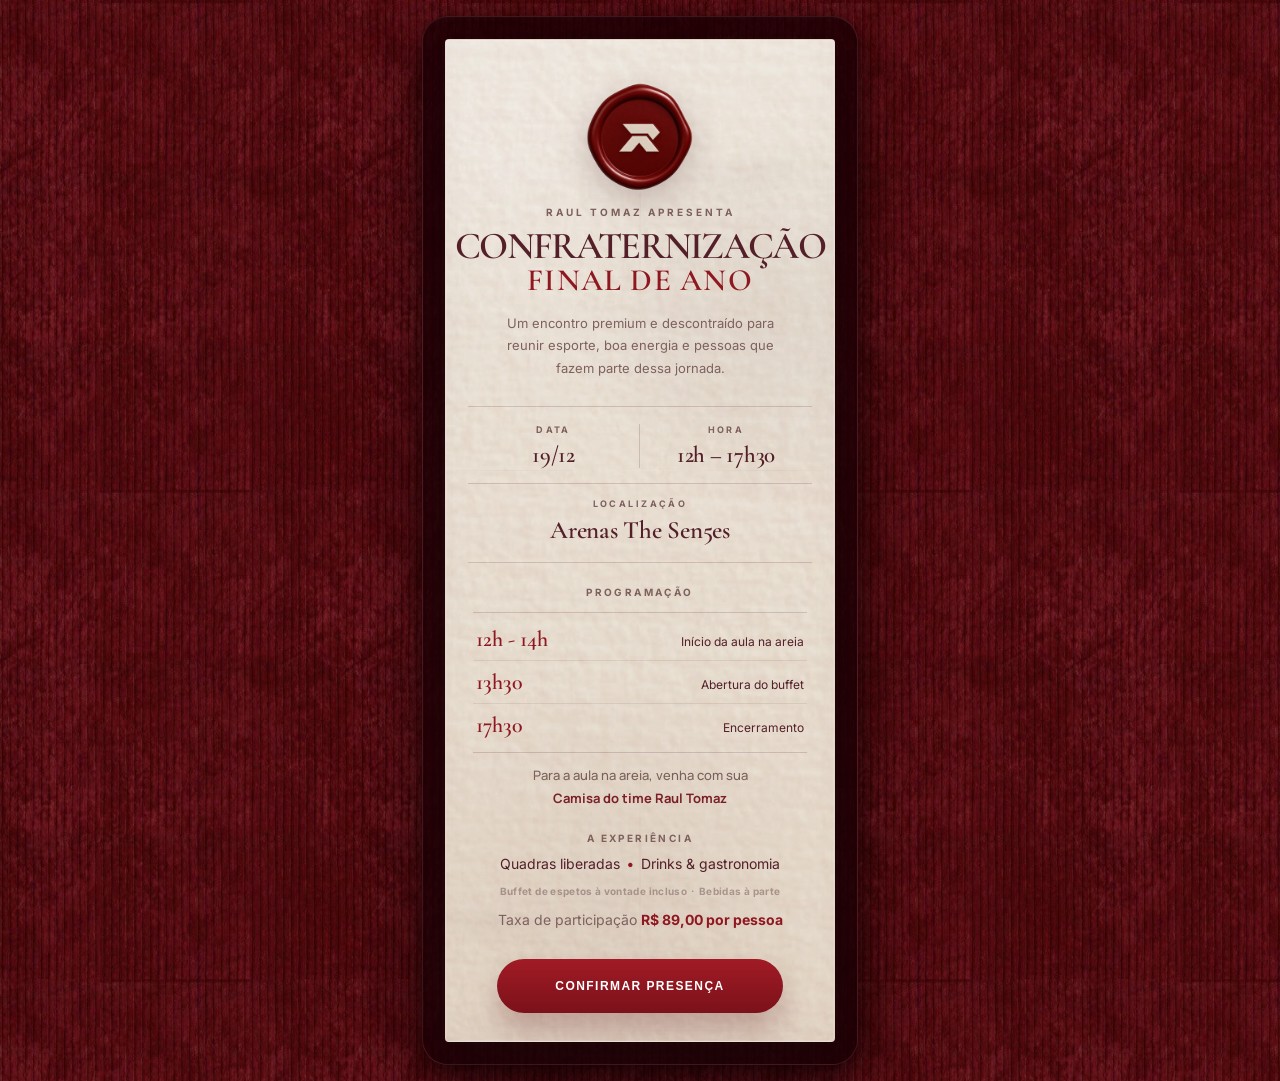
<file: index.html>
<!doctype html>
<html lang="pt-BR">
<head>
  <meta charset="utf-8">
  <meta name="viewport" content="width=device-width, initial-scale=1, viewport-fit=cover">
  <meta name="theme-color" content="#5f0f18">
  <title>Confraternização do Time — Raul Tomaz</title>
  <link rel="preconnect" href="https://fonts.googleapis.com">
  <link rel="preconnect" href="https://fonts.gstatic.com" crossorigin>
  <link href="https://fonts.googleapis.com/css2?family=Inter:wght@400;500;600;700;800&family=Manrope:wght@400;500;600;700&family=Cormorant+Garamond:wght@500;600;700&display=swap" rel="stylesheet">
  <link rel="stylesheet" href="style.css?v=18">
</head>
<body>
  <main class="page-shell">
    <section class="invite-frame">
      <div class="velvet-surface"></div>
      <div class="frame-shadow"></div>

      <div class="paper-card">
        <div class="paper-texture"></div>
        <div class="paper-crease crease-v"></div>
        <div class="paper-crease crease-h"></div>
        <div class="paper-crumple crumple-1"></div>
        <div class="paper-crumple crumple-2"></div>
        <div class="paper-crumple crumple-3"></div>

        <header class="invite-header">
          <div class="wax-seal-wrap" aria-hidden="true">
            <img class="wax-seal-image" src="assets/selo-cera-raul.png" alt="">
          </div>
          <p class="eyebrow">RAUL TOMAZ APRESENTA</p>
          <h1 class="main-title">
            <span class="title-top">CONFRATERNIZAÇÃO</span>
            <span class="title-bottom">FINAL DE ANO</span>
          </h1>
          <p class="intro-copy">Um encontro premium e descontraído para reunir esporte, boa energia e pessoas que fazem parte dessa jornada.</p>
        </header>

        <section class="event-details" aria-label="Informações do evento">
          <div class="detail-pair">
            <article class="detail-cell">
              <span class="detail-label">DATA</span>
              <strong class="detail-value">19/12</strong>
            </article>
            <article class="detail-cell">
              <span class="detail-label">HORA</span>
              <strong class="detail-value">12h – 17h30</strong>
            </article>
          </div>
          <article class="detail-location">
            <span class="detail-label">LOCALIZAÇÃO</span>
            <strong class="detail-value">Arenas The Sen5es</strong>
          </article>
        </section>

        <section class="schedule-section" aria-label="Programação da confraternização">
          <p class="section-kicker">PROGRAMAÇÃO</p>
          <div class="schedule">
            <div class="schedule-row"><time>12h - 14h</time><span>Início da aula na areia</span></div>
            <div class="schedule-row"><time>13h30</time><span>Abertura do buffet</span></div>
            <div class="schedule-row"><time>17h30</time><span>Encerramento</span></div>
          </div>
          <p class="dress-note">Para a aula na areia, venha com sua <strong>Camisa do time Raul Tomaz</strong></p>
        </section>

        <section class="experience-block">
          <p class="section-kicker">A EXPERIÊNCIA</p>
          <p class="experience-copy">Quadras liberadas <span aria-hidden="true">•</span> Drinks &amp; gastronomia</p>
          <p class="experience-note">Buffet de espetos à vontade incluso <span class="mid-dot">·</span> Bebidas à parte</p>
          <p class="price-line">Taxa de participação <strong>R$ 89,00 por pessoa</strong></p>
        </section>

        <div class="cta-area">
          <button class="cta-button" id="openModal" type="button">Confirmar presença</button>
        </div>
      </div>
    </section>
  </main>

  <div class="modal" id="modal" aria-hidden="true">
    <div class="modal-backdrop" data-close="true"></div>
    <div class="modal-panel" role="dialog" aria-modal="true" aria-labelledby="confirmTitle">
      <button class="close-button" id="closeModal" type="button" aria-label="Fechar">×</button>
      <div class="panel-paper"></div>
      <div class="modal-state" id="formState">
        <div class="dialog-monogram" aria-hidden="true"><img src="assets/logo-raul-tomaz.png" alt=""></div>
        <p class="panel-kicker">LISTA DE CONVIDADOS</p>
        <h2 class="modal-title" id="confirmTitle">Podemos contar com<br><em>sua presença?</em></h2>
        <div class="dialog-divider" aria-hidden="true"><span></span></div>
        <form id="confirmForm" novalidate>
          <label class="field-label" for="guestName">SEU NOME</label>
          <input class="text-input" id="guestName" name="guestName" type="text" placeholder="Como podemos te chamar?" autocomplete="name" maxlength="90" required>
          <label class="field-label">CONFIRMAÇÃO</label>
          <div class="choice-row" role="group" aria-label="Escolha sua resposta">
            <button class="choice-btn active" type="button" data-choice="Sim" aria-pressed="true"><span class="choice-indicator" aria-hidden="true"></span>Estarei presente</button>
            <button class="choice-btn" type="button" data-choice="Não" aria-pressed="false"><span class="choice-indicator" aria-hidden="true"></span>Não poderei</button>
          </div>
          <input type="hidden" id="presenceValue" name="presenceValue" value="Sim">
          <button class="submit-btn" id="submitBtn" type="submit">ENVIAR RESPOSTA</button>
          <p class="send-status" id="sendStatus" role="status" aria-live="polite" hidden></p>
        </form>
      </div>
    </div>
  </div>

  <script src="script.js?v=18"></script>
</body>
</html>
</file>
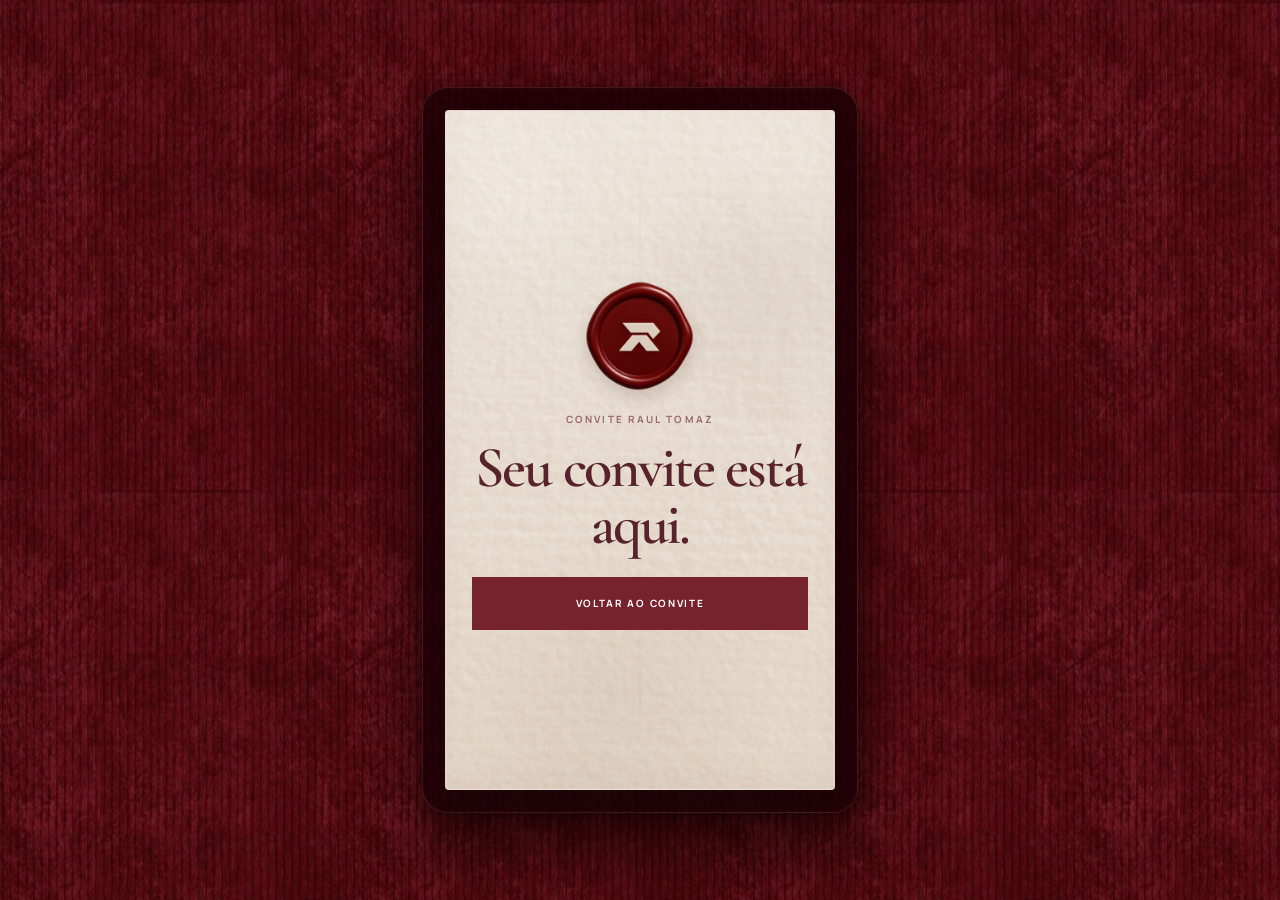
<file: confirmacao.html>
<!doctype html>
<html lang="pt-BR">
<head>
  <meta charset="utf-8">
  <meta name="viewport" content="width=device-width, initial-scale=1, viewport-fit=cover">
  <meta name="theme-color" content="#5f0f18">
  <title>Resposta registrada — Raul Tomaz</title>
  <link rel="preconnect" href="https://fonts.googleapis.com">
  <link rel="preconnect" href="https://fonts.gstatic.com" crossorigin>
  <link href="https://fonts.googleapis.com/css2?family=Inter:wght@400;500;600;700&family=Manrope:wght@400;500;600;700&family=Cormorant+Garamond:wght@500;600;700&display=swap" rel="stylesheet">
  <link rel="stylesheet" href="style.css?v=18">
</head>
<body>
  <main class="page-shell response-page">
    <section class="invite-frame response-frame" aria-labelledby="responseTitle">
      <div class="velvet-surface"></div>
      <div class="frame-shadow"></div>
      <article class="paper-card response-paper">
        <div class="paper-texture"></div>
        <div class="paper-crease crease-v"></div>
        <div class="paper-crease crease-h"></div>
        <div class="response-content">
          <div class="response-seal"><img src="assets/selo-cera-raul.png" alt="Selo Raul Tomaz"></div>
          <p class="response-status" id="responseStatus">CONFIRMAÇÃO DE PRESENÇA</p>
          <h1 class="response-title" id="responseTitle">Tudo pronto.</h1>
          <p class="response-message" id="responseMessage" hidden></p>
          <div class="response-summary" id="responseSummary" hidden>
            <span>RESPOSTA SELECIONADA</span>
            <strong id="responseSelected"></strong>
          </div>
          <section class="payment-panel" id="paymentPanel" hidden aria-label="Pagamento da participação">
            <div class="payment-divider"></div>
            <p class="section-kicker">PAGAMENTO DA PARTICIPAÇÃO</p>
            <p class="payment-amount">R$ 89,00 <span>/ pessoa</span></p>
            <p class="payment-desc">Escaneie o QR Code com o aplicativo do banco ou copie o código Pix abaixo.</p>
            <div class="qr-paper"><img src="assets/pix-89-reais.png" alt="QR Code Pix no valor de R$ 89,00" width="205" height="205"></div>
            <button class="pix-copy" id="copyPix" type="button">COPIAR PIX COPIA E COLA</button>
            <p class="copy-feedback" id="copyFeedback" role="status" aria-live="polite"></p>
            <p class="pix-key-label">CHAVE PIX ALTERNATIVA</p>
            <button class="key-copy" id="copyKey" type="button">d218854b-8f02-49ba-b81d-e5b543291480</button>
            <p class="payment-disclaimer">Confira o nome do recebedor no aplicativo do banco antes de pagar. O site não identifica nem confirma pagamentos automaticamente.</p>
          </section>
          <a class="response-back" href="index.html">VOLTAR AO CONVITE</a>
        </div>
      </article>
    </section>
  </main>
  <script src="confirmacao.js?v=18"></script>
</body>
</html>
</file>
<file: style.css>
:root {
  --ink: #531f28;
  --ink-soft: #7e615e;
  --accent: #8f1720;
  --accent-dark: #6d0d17;
  --paper-warm: #efe4d6;
  --paper-edge: #d6c0a4;
  --line: rgba(83, 31, 40, 0.18);
  --frame-dark: #3e0810;
  --frame-mid: #5a0e17;
  --shadow: 0 38px 100px rgba(19, 3, 5, 0.42);
  --white: #ffffff;
}

* { box-sizing: border-box; }
html { -webkit-text-size-adjust: 100%; }
body {
  margin: 0;
  min-height: 100vh;
  font-family: 'Inter', system-ui, sans-serif;
  color: var(--ink);
  background-color: #560e1b;
  background-image: linear-gradient(rgba(37,0,8,.08),rgba(37,0,8,.08)), url('assets/veludo-canelado.webp');
  background-position: center top;
  background-size: auto, 360px auto;
  background-repeat: repeat;
}

.page-shell {
  min-height: 100vh;
  display: flex;
  align-items: center;
  justify-content: center;
  padding: 16px;
}

.invite-frame {
  position: relative;
  width: min(100%, 436px);
  padding: 22px;
  border-radius: 26px;
  overflow: hidden;
  background: linear-gradient(145deg, #27040b, #420a13 50%, #26030a);
  border: 1px solid rgba(255,220,220,.08);
  box-shadow: 0 28px 65px rgba(10,0,3,.65), 0 6px 18px rgba(10,0,3,.46), inset 0 1px 0 rgba(255,255,255,.07);
}

.invite-frame::before {
  content: "";
  position: absolute;
  inset: 0;
  border-radius: 28px;
  box-shadow: inset 0 0 0 1px rgba(255,255,255,0.04), inset 0 22px 26px rgba(255,255,255,0.04), inset 0 -20px 30px rgba(0,0,0,0.24);
  pointer-events: none;
}

.velvet-surface {
  position: absolute;
  inset: 0;
  background: linear-gradient(rgba(23,0,4,.76),rgba(23,0,4,.78)),url('assets/veludo-canelado.webp') center / 360px auto repeat;
  opacity: .9;
}

.frame-shadow {
  position: absolute;
  inset: 18px;
  border-radius: 10px;
  box-shadow: inset 0 0 0 1px rgba(0,0,0,0.18), 0 14px 28px rgba(20, 5, 8, 0.26);
  pointer-events: none;
}

.paper-card {
  position: relative;
  z-index: 1;
  overflow: hidden;
  border-radius: 4px;
  padding: 34px 22px 28px;
  background:
    linear-gradient(180deg, rgba(255,255,255,0.32), rgba(255,255,255,0.06)),
    linear-gradient(180deg, #f4ede3 0%, var(--paper-warm) 100%);
  border: 1px solid rgba(89, 54, 43, 0.10);
  box-shadow:
    0 24px 44px rgba(25, 8, 11, 0.34),
    0 2px 8px rgba(25, 8, 11, 0.12),
    inset 0 0 0 1px rgba(255,255,255,0.18),
    inset 0 -18px 28px rgba(96, 62, 43, 0.04);
}

.paper-texture,
.panel-paper {
  position: absolute;
  inset: 0;
  pointer-events: none;
  background:
    linear-gradient(180deg, rgba(255,255,255,0.18), transparent 22%),
    url('assets/linho-paper.webp') center/cover no-repeat;
  opacity: 0.62;
  mix-blend-mode: multiply;
}

.paper-card::before,
.modal-panel::before {
  content: "";
  position: absolute;
  inset: 0;
  pointer-events: none;
  background:
    radial-gradient(circle at 16% 12%, rgba(255,255,255,0.34), transparent 18%),
    radial-gradient(circle at 82% 28%, rgba(90,52,43,0.06), transparent 24%),
    radial-gradient(circle at 44% 86%, rgba(90,52,43,0.06), transparent 26%);
}

.paper-crease,
.paper-crumple {
  position: absolute;
  pointer-events: none;
}

.crease-v {
  top: 0;
  bottom: 0;
  left: 50%;
  width: 1px;
  transform: translateX(-50%);
  background: linear-gradient(180deg, transparent, rgba(97,59,51,0.10) 16%, rgba(255,255,255,0.28) 50%, rgba(97,59,51,0.10) 84%, transparent);
  opacity: 0.55;
}

.crease-h {
  left: 0;
  right: 0;
  top: 43%;
  height: 1px;
  background: linear-gradient(90deg, transparent, rgba(97,59,51,0.10) 16%, rgba(255,255,255,0.24) 50%, rgba(97,59,51,0.10) 84%, transparent);
  opacity: 0.45;
}

.crumple-1,
.crumple-2,
.crumple-3 {
  background: radial-gradient(ellipse at center, rgba(94,55,47,0.045), transparent 66%);
}
.crumple-1 { width: 180px; height: 58px; top: 104px; right: -16px; transform: rotate(-10deg); }
.crumple-2 { width: 140px; height: 46px; bottom: 94px; left: -28px; transform: rotate(11deg); }
.crumple-3 { width: 120px; height: 34px; bottom: 28px; right: 34px; transform: rotate(-8deg); opacity: 0.45; }

.invite-header,
.info-grid,
.experience-block,
.cta-area { position: relative; z-index: 1; }
.invite-header { text-align: center; }

.wax-seal-wrap {
  appearance: none;
  display: block;
  margin: -2px auto 14px;
  padding: 0;
  border: 0;
  background: transparent;
  pointer-events: none;
  filter: drop-shadow(0 10px 16px rgba(54, 7, 12, 0.22));
}

.wax-seal-image {
  display: block;
  width: 98px;
  height: auto;
}

.eyebrow {
  margin: 0 0 10px;
  font-size: 10px;
  letter-spacing: 0.30em;
  font-weight: 700;
  color: var(--ink-soft);
}

.main-title {
  margin: 0;
  font-family: 'Cormorant Garamond', serif;
  line-height: 0.88;
  font-weight: 600;
  color: var(--ink);
}
.title-top { display: block; font-size: clamp(40px, 11vw, 52px); letter-spacing: -0.03em; }
.title-bottom { display: block; font-size: clamp(56px, 15vw, 80px); letter-spacing: -0.05em; color: var(--accent); }

.intro-copy {
  max-width: 284px;
  margin: 16px auto 0;
  font-size: 13px;
  line-height: 1.72;
  color: var(--ink-soft);
}

.info-grid {
  display: grid;
  grid-template-columns: repeat(3, minmax(0, 1fr));
  gap: 10px;
  margin: 28px 0 24px;
  padding: 14px 0;
  border-top: 1px solid var(--line);
  border-bottom: 1px solid var(--line);
}

.info-item {
  text-align: center;
  padding: 0 6px;
  position: relative;
}
.info-item:not(:last-child)::after {
  content: "";
  position: absolute;
  top: 5px;
  right: -5px;
  width: 1px;
  height: calc(100% - 10px);
  background: linear-gradient(180deg, transparent, rgba(83,31,40,0.16), transparent);
}

.label {
  display: block;
  margin-bottom: 8px;
  font-size: 10px;
  letter-spacing: 0.24em;
  font-weight: 700;
  color: var(--ink-soft);
}

.value {
  display: block;
  font-family: 'Cormorant Garamond', serif;
  font-weight: 600;
  font-size: 22px;
  line-height: 1.02;
}

.experience-block { text-align: center; }
.section-kicker {
  margin: 0 0 8px;
  font-size: 10px;
  letter-spacing: 0.24em;
  font-weight: 700;
  color: var(--ink-soft);
}
.experience-note {
  margin: 8px 0 0;
  font-size: 9px;
  letter-spacing: 0.22em;
  font-weight: 700;
  text-transform: uppercase;
  color: rgba(126, 97, 94, 0.72);
}
.experience-copy,
.price-line {
  margin: 0;
  font-size: 14px;
  line-height: 1.68;
}
.price-line { margin-top: 8px; color: var(--ink-soft); }
.price-line strong { color: var(--accent); font-weight: 700; }

.cta-area { margin-top: 28px; display: flex; justify-content: center; }
.cta-button,
.submit-btn {
  appearance: none;
  border: 0;
  border-radius: 999px;
  background: linear-gradient(180deg, #a11b25 0%, #7b111a 100%);
  color: var(--white);
  min-height: 54px;
  padding: 0 24px;
  font-size: 12px;
  font-weight: 800;
  letter-spacing: 0.12em;
  text-transform: uppercase;
  box-shadow: 0 16px 28px rgba(87, 9, 17, 0.24);
}
.cta-button { width: min(100%, 286px); }
.submit-btn { width: 100%; margin-top: 22px; }

.modal {
  position: fixed;
  inset: 0;
  display: none;
  z-index: 20;
}
.modal.is-open { display: block; }
.modal-backdrop {
  position: absolute;
  inset: 0;
  background: rgba(31, 7, 10, 0.62);
  backdrop-filter: blur(6px);
}
.modal-panel {
  position: relative;
  width: min(calc(100% - 28px), 390px);
  margin: 50px auto;
  border-radius: 6px;
  padding: 26px 20px 22px;
  overflow: hidden;
  background: linear-gradient(180deg, #f4ede3 0%, var(--paper-warm) 100%);
  box-shadow: var(--shadow);
}
.close-button {
  position: absolute;
  top: 6px;
  right: 8px;
  width: 40px;
  height: 40px;
  border: 0;
  background: transparent;
  color: var(--ink);
  font-size: 30px;
}
.modal-state { position: relative; z-index: 1; text-align: center; }
.panel-kicker {
  margin: 0;
  font-size: 10px;
  letter-spacing: 0.26em;
  font-weight: 700;
  color: var(--ink-soft);
}
.modal-title,
.success-title {
  margin: 14px 0 0;
  font-family: 'Cormorant Garamond', serif;
  font-size: 36px;
  line-height: 0.96;
  font-weight: 600;
}
.field-label {
  display: block;
  margin: 22px 0 10px;
  text-align: left;
  font-size: 10px;
  letter-spacing: 0.20em;
  font-weight: 700;
  color: var(--ink-soft);
  text-transform: uppercase;
}
.text-input {
  width: 100%;
  min-height: 52px;
  border: 1px solid rgba(83,31,40,0.16);
  border-radius: 16px;
  background: rgba(255,255,255,0.34);
  padding: 0 16px;
  font-size: 15px;
  color: var(--ink);
  outline: none;
}
.text-input::placeholder { color: rgba(83,31,40,0.52); }
.text-input:focus { border-color: rgba(147,23,33,0.55); box-shadow: 0 0 0 4px rgba(147,23,33,0.08); }
.choice-row {
  display: grid;
  grid-template-columns: 1fr 1fr;
  gap: 10px;
}
.choice-btn {
  min-height: 48px;
  border-radius: 16px;
  border: 1px solid rgba(83,31,40,0.16);
  background: rgba(255,255,255,0.34);
  color: var(--ink);
  font-size: 13px;
  font-weight: 700;
}
.choice-btn.active {
  background: linear-gradient(180deg, #a11b25 0%, #7b111a 100%);
  color: white;
  border-color: transparent;
}
.success-state { padding-top: 8px; }
.success-emblem {
  width: 64px;
  height: 64px;
  margin: 0 auto 14px;
  border-radius: 50%;
  display: grid;
  place-items: center;
  background: linear-gradient(180deg, #a11b25 0%, #7b111a 100%);
  color: white;
  font-size: 28px;
  box-shadow: 0 16px 24px rgba(87,9,17,0.22);
}
.success-title { color: var(--accent); }

@media (max-width: 360px) {
  .invite-frame { padding: 16px; }
  .paper-card { padding: 30px 18px 24px; }
  .value { font-size: 19px; }
  .modal-title, .success-title { font-size: 31px; }
  .wax-seal-image { width: 88px; }
}

/* Make the actual confirmation CTA the only interactive invitation element. */
.cta-button { cursor: pointer; position: relative; z-index: 5; touch-action: manipulation; }
.cta-button:focus-visible { outline: 3px solid #d8a2a1; outline-offset: 3px; }
.wax-seal-wrap { pointer-events: none; }
/* Guarantee the success state remains hidden until the response is submitted. */
[hidden] { display: none !important; }
@media (max-width: 480px) { body { background-size: auto, 300px auto; } }

/* V06 — composição editorial simétrica, com 2 dados iguais e local em linha inteira. */
.invite-header .wax-seal-wrap {
  display: flex;
  align-items: center;
  justify-content: center;
  width: 100%;
  margin: -2px auto 14px;
}
.invite-header .wax-seal-image {
  display: block;
  margin: 0 auto;
  flex-shrink: 0;
}
.event-details {
  position: relative;
  z-index: 1;
  width: 100%;
  margin: 27px auto 23px;
  border-top: 1px solid var(--line);
  border-bottom: 1px solid var(--line);
  text-align: center;
}
.detail-pair {
  display: grid;
  grid-template-columns: minmax(0,1fr) minmax(0,1fr);
  padding: 17px 0 15px;
}
.detail-cell {
  display: flex;
  flex-direction: column;
  justify-content: center;
  align-items: center;
  min-width: 0;
  padding: 0 8px;
}
.detail-cell:first-child { border-right: 1px solid var(--line); }
.detail-location {
  display: flex;
  flex-direction: column;
  align-items: center;
  padding: 14px 12px 18px;
  border-top: 1px solid var(--line);
}
.detail-label {
  display: block;
  margin-bottom: 7px;
  color: var(--ink-soft);
  font: 700 9px/1.3 'Inter', sans-serif;
  letter-spacing: .27em;
}
.detail-value {
  display: block;
  color: var(--ink);
  font: 600 23px/1.1 'Cormorant Garamond', serif;
  letter-spacing: -.01em;
}
.detail-location .detail-value { font-size: 25px; }
.experience-copy span { color: var(--accent); padding: 0 3px; font-weight: 700; }
@media(max-width:360px) {
 .detail-value { font-size: 21px; }
 .detail-location .detail-value { font-size: 23px; }
}

/* V07 — selo de cera substituído pelo anexo do Raul. */
.invite-header .wax-seal-image { width: 108px; max-width: 32vw; height: auto; }


/* V09 — confirmação editorial: mantém a superfície de linho, renova apenas a experiência. */
.modal { overflow-y: auto; overscroll-behavior: contain; }
.modal-backdrop { position: fixed; background: rgba(28,3,9,.68); backdrop-filter: blur(7px); }
.modal-panel {
  width: min(calc(100% - 32px), 405px);
  max-height: calc(100dvh - 42px);
  overflow-y: auto;
  margin: max(21px, calc((100dvh - 560px) / 2)) auto 21px;
  padding: 40px 29px 31px;
  border-radius: 2px;
  border: 1px solid rgba(255,255,255,.38);
  background: #f0e6d8;
  box-shadow: 0 35px 90px rgba(14,0,3,.5), 0 4px 14px rgba(14,0,3,.2), inset 0 0 0 1px rgba(100,57,46,.08);
}
.modal-panel::after {
  content: ""; position:absolute; inset: 9px; pointer-events: none;
  border: 1px solid rgba(97,48,51,.14); z-index: 0;
}
.modal-panel .panel-paper { opacity:.43; }
.modal-panel .close-button {
  z-index: 5; right: 15px; top: 12px; width: 34px; height: 34px;
  font-family: 'Manrope',sans-serif; font-weight:400; font-size:26px;
  color:#713f43; transition:color .2s;
}
.modal-panel .close-button:hover { color:#971b27; }
.dialog-monogram { display:flex; justify-content:center; align-items:center; margin:0 auto 21px; }
.dialog-monogram img { width:34px; height:auto; filter:brightness(0) saturate(100%) invert(17%) sepia(34%) saturate(1813%) hue-rotate(318deg) brightness(88%) contrast(94%); opacity:.85; }
.modal-panel .panel-kicker {
  margin:0 auto; font:700 9px/1.5 'Manrope',sans-serif;
  letter-spacing:.28em; color:#98696b;
}
.modal-panel .modal-title {
  margin:14px auto 0; max-width:330px;
  color:#572a31; font:600 clamp(32px, 8vw, 39px)/.99 'Cormorant Garamond',serif;
  letter-spacing:-.035em;
}
.modal-title em { font-style:italic; font-weight:500; }
.dialog-divider { display:flex; justify-content:center; margin:21px 0 2px; }
.dialog-divider span { display:block; height:1px; width:52px; background:#b58d83; opacity:.8; }
.modal-panel .field-label {
  text-align:left; margin:23px 0 9px;
  color:#8e6865; font:700 9px/1.4 'Manrope',sans-serif; letter-spacing:.23em;
}
.modal-panel .text-input {
  min-height:49px; border-radius:0; background:rgba(255,255,255,.18);
  border:1px solid rgba(96,56,52,.24); padding:0 14px;
  color:#55252c; font:500 14px/1.4 'Manrope',sans-serif;
  box-shadow:none; transition:border-color .15s, background .15s;
}
.modal-panel .text-input::placeholder { color:#aa8d83; font-weight:400; }
.modal-panel .text-input:focus { border-color:#8f2830; background:rgba(255,255,255,.35); box-shadow:none; }
.modal-panel .choice-row { gap:9px; }
.modal-panel .choice-btn {
  min-height:48px; display:flex; align-items:center; justify-content:center; gap:9px;
  padding:10px 7px; border-radius:0; background:transparent;
  border:1px solid rgba(96,56,52,.25); color:#734749;
  font:600 11px/1.3 'Manrope',sans-serif; letter-spacing:.005em;
  transition:border-color .15s,background .15s,color .15s;
}
.choice-indicator { display:block; flex:0 0 12px; width:12px; height:12px; border:1px solid currentColor; border-radius:50%; position:relative; opacity:.75; }
.modal-panel .choice-btn.active { border-color:#74252d; background:#74252d; color:#f8efe3; box-shadow:none; }
.modal-panel .choice-btn.active .choice-indicator::after { content:""; position:absolute; inset:3px; border-radius:50%; background:currentColor; }
.modal-panel .submit-btn {
  display:flex; justify-content:center; align-items:center; gap:12px;
  margin-top:29px; border-radius:0; min-height:53px;
  background:#76232d; box-shadow:0 9px 17px rgba(92,25,33,.13);
  font:700 10px/1.2 'Manrope',sans-serif; letter-spacing:.19em;
  transition:background .2s, transform .2s;
}
.modal-panel .submit-btn:hover { background:#8b2a34; }
.modal-panel .submit-btn:active { transform:translateY(1px); }
.modal-panel .submit-btn span { font-size:18px; font-weight:400; line-height:0; }
.modal-panel .success-state { padding:23px 0 8px; }
.success-mark img { display:block; width:105px; height:auto; margin:0 auto 19px; filter:drop-shadow(0 7px 9px rgba(63,13,21,.16)); }
.modal-panel .success-title { margin:15px 0 18px; font:600 clamp(34px, 9vw, 45px)/1.06 'Cormorant Garamond',serif; color:#572a31; letter-spacing:-.025em; }
@media(max-width:360px){
  .modal-panel { padding:37px 20px 24px; width:calc(100% - 20px); }
  .modal-panel .choice-btn { font-size:10px; gap:6px; }
}
@media(prefers-reduced-motion:reduce){ .modal-panel .submit-btn,.modal-panel .choice-btn { transition:none; } }


/* V11: confirmação de página inteira */
.response-page { min-height: 100svh; }
.response-frame { max-width: 440px; }
.response-paper { min-height: min(680px, calc(100svh - 76px)); display:flex; align-items:center; justify-content:center; padding: 39px 26px; }
.response-content { position:relative; z-index:2; width:100%; display:flex; flex-direction:column; align-items:center; text-align:center; }
.response-seal img { width:110px; max-width:30vw; height:auto; display:block; filter:drop-shadow(0 8px 9px rgba(60,5,15,.16)); }
.response-line { width:54px; height:1px; background:#b58d83; margin-bottom:25px; }
.response-status { margin:0 0 12px; color:#996a6a; font:700 10px/1.45 'Manrope',sans-serif; letter-spacing:.21em; }
.response-title { color:#58232c; font:600 clamp(42px,11vw,58px)/.99 'Cormorant Garamond',serif; letter-spacing:-.037em; margin:0 auto; max-width:350px; overflow-wrap:break-word; }
.response-summary { width:100%; margin:26px 0 0; padding:17px 10px; border-block:1px solid rgba(88,36,44,.22); }
.response-summary span { display:block; color:#90696a; font:700 9px/1.4 'Manrope',sans-serif; letter-spacing:.24em; }
.response-summary strong { display:block; margin-top:8px; font:600 26px/1.2 'Cormorant Garamond',serif; color:#58232c; }
.response-back { min-height:53px; width:100%; display:flex; align-items:center; justify-content:center; margin-top:26px; background:#76232d; color:#fff; text-decoration:none; font:700 10px/1.2 'Manrope',sans-serif; letter-spacing:.17em; }
.response-back:focus-visible { outline:2px solid #a14c59; outline-offset:3px; }
@media (max-width:360px) { .response-paper { padding:30px 20px; } }

.response-line { margin-bottom: 18px; }
.response-title { margin-bottom: 0; }
.response-summary { margin-top: 22px; }
.response-back { margin-top: 22px; }

/* V13 — mensagem calorosa após a resposta */
.response-message { max-width:295px; margin:17px auto 0; color:#80615c; font:400 13px/1.7 'Manrope',sans-serif; }
.response-message[hidden] { display:none; }
.response-message:not([hidden]) + .response-summary { margin-top:23px; }

/* V14 — programação e informações de consumação */
.schedule-section { position:relative; z-index:2; width:100%; max-width:334px; margin:0 auto 23px; text-align:center; }
.schedule { margin:14px auto 12px; border-top:1px solid rgba(83,31,40,.18); border-bottom:1px solid rgba(83,31,40,.18); padding:5px 0; }
.schedule-row { display:flex; justify-content:space-between; align-items:baseline; gap:14px; padding:10px 3px; font-size:12px; line-height:1.35; }
.schedule-row + .schedule-row { border-top:1px solid rgba(83,31,40,.095); }
.schedule-row time { color:var(--accent); font:600 22px/1 'Cormorant Garamond',serif; white-space:nowrap; }
.schedule-row span { color:var(--ink); text-align:right; }
.dress-note { color:var(--ink-soft); line-height:1.65; font-size:11px; margin:12px auto 0; max-width:300px; }
.dress-note strong { color:var(--ink); font-weight:700; }
.experience-block .experience-note { max-width:295px; margin:7px auto 0; line-height:1.65; font-size:10px; letter-spacing:.035em; text-transform:none; opacity:.78; }
.mid-dot { display:inline-block; padding:0 2px; }

/* V14 — checkout Pix estático para resposta positiva */
.payment-panel { position:relative; z-index:3; width:100%; margin:26px auto 2px; text-align:center; }
.payment-panel[hidden] { display:none!important; }
.payment-divider { height:1px; background:linear-gradient(90deg,transparent,#b59b90,transparent); margin:0 0 25px; }
.payment-amount { margin:9px 0 0; font:600 37px/1 'Cormorant Garamond',serif; color:#75242d; }
.payment-amount span { font:500 11px/1.4 'Manrope',sans-serif; color:#8f6c68; }
.payment-desc { font:400 12px/1.6 'Manrope',sans-serif; color:#765b58; max-width:270px; margin:14px auto 17px; }
.qr-paper { width:fit-content; border:1px solid #d5c4b6; box-shadow:0 5px 15px #4d1b1b20; margin:0 auto 13px; padding:9px; background:white; }
.qr-paper img { display:block; width:190px; height:190px; image-rendering:auto; }
.pix-copy { appearance:none; width:100%; min-height:48px; border:1px solid #75242d; background:#75242d; color:#fff; cursor:pointer; font:700 10px/1.2 'Manrope',sans-serif; letter-spacing:.14em; padding:12px 8px; }
.copy-feedback { color:#6c3e3c; min-height:16px; font:500 10px/1.5 'Manrope',sans-serif; margin:8px 0; }
.pix-key-label { color:#977573; margin:12px 0 5px; font:700 9px/1.3 'Manrope',sans-serif; letter-spacing:.18em; }
.key-copy { background:none; padding:5px 1px; color:#63373b; font:500 10px/1.3 'Manrope',sans-serif; text-decoration:underline; text-underline-offset:3px; border:none; cursor:pointer; overflow-wrap:anywhere; max-width:100%; }
.payment-disclaimer { color:#88716b; font:400 10px/1.65 'Manrope',sans-serif; max-width:293px; margin:15px auto 0; }
.response-back { margin-top:23px!important; }
@media(max-width:360px){.qr-paper img { width:170px; height:170px; }}

/* V18: título centralizado e mais harmônico */
.main-title {
  max-width: 100%;
  line-height: .96;
  display: flex;
  flex-direction: column;
  align-items: center;
  gap: 2px;
}
.main-title .title-top {
font-size: clamp(29px, 8vw, 38px);
  letter-spacing: -0.045em;
  white-space: nowrap;
  color: var(--ink);
}
.main-title .title-bottom {
  font-size: clamp(25px, 6.6vw, 31px);
  letter-spacing: 0.04em;
  white-space: nowrap;
  color: var(--accent);
}
.response-seal { margin-bottom:20px; }
@media(max-width:360px) {
  .main-title { gap: 1px; }
  .main-title .title-top { font-size: clamp(26px, 7.8vw, 31px); }
  .main-title .title-bottom { font-size: clamp(20px, 6vw, 24px); letter-spacing: 0.03em; }
}


/* V16 ajustes finais */
.main-title, .title-top, .title-bottom { text-align: center; }
.shirt-note, .program-note, .dress-note {
  text-align: center;
  max-width: 260px;
  margin: 12px auto 0;
  color: #7a605b;
  font: 500 13px/1.65 'Manrope', sans-serif;
}
.shirt-note strong, .program-note strong, .dress-note strong {
  display: block;
  margin-top: 2px;
  color: #7a1f28;
  font: 700 13px/1.65 'Manrope', sans-serif;
}

/* V17: feedback de envio para integração real */
.send-status { margin:12px auto 0; max-width:290px; text-align:center; font:500 11px/1.6 'Manrope',sans-serif; color:#74313b; }
.send-status[hidden] {display:none!important;}
.submit-btn:disabled {opacity:.7;cursor:wait;}
</file>
